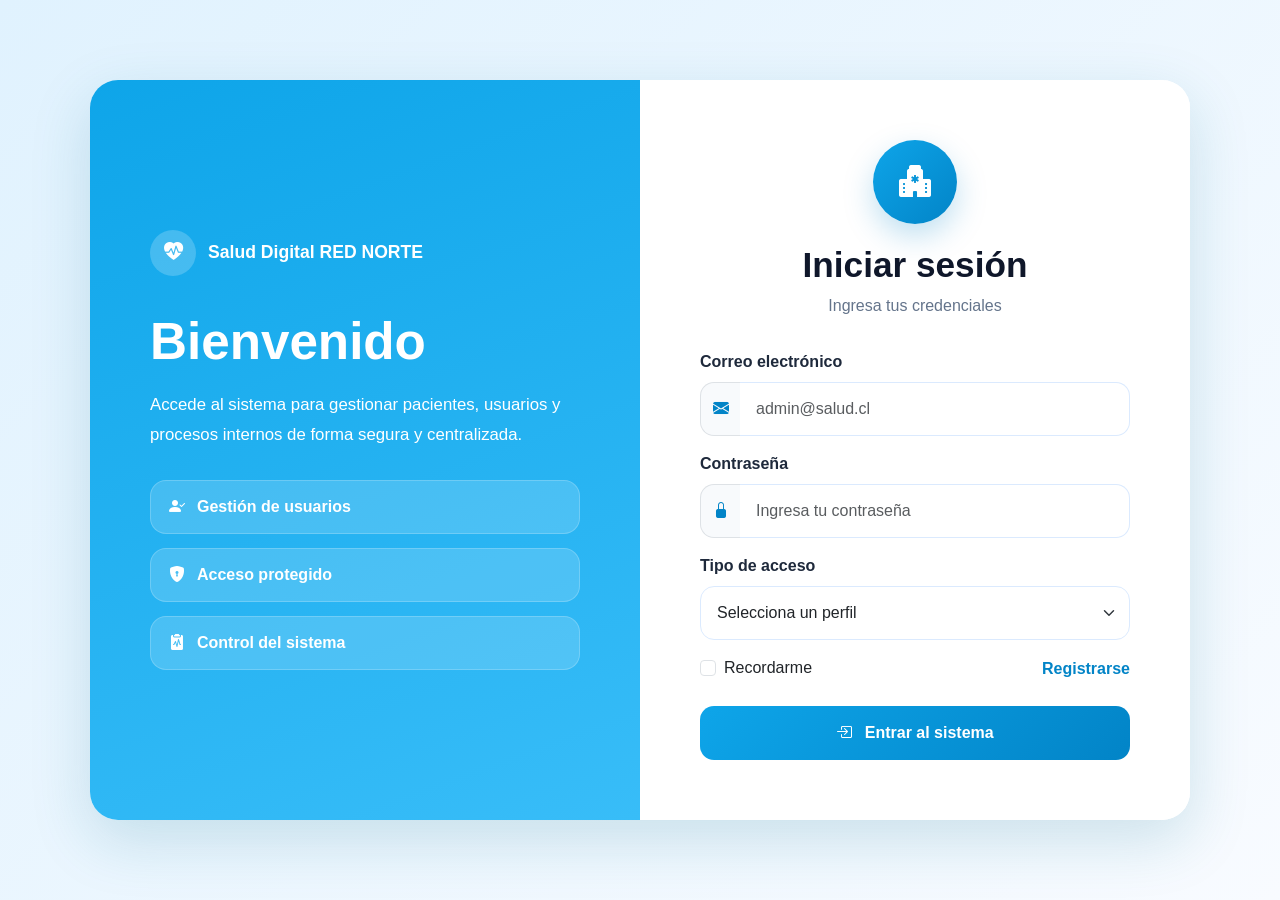
<file: index.html>
<!DOCTYPE html>
<html lang="es">
<head>
  <meta charset="UTF-8" />
  <meta name="viewport" content="width=device-width, initial-scale=1.0" />
  <title>Login | Salud Digital</title>

  <link
    href="https://cdn.jsdelivr.net/npm/bootstrap@5.3.3/dist/css/bootstrap.min.css"
    rel="stylesheet"
  />
  <link
    rel="stylesheet"
    href="https://cdn.jsdelivr.net/npm/bootstrap-icons@1.11.3/font/bootstrap-icons.min.css"
  />
  <link rel="stylesheet" href="styles.css" />
</head>
<body>
  <div class="background">
    <div class="blob blob1"></div>
    <div class="blob blob2"></div>
    <div class="blob blob3"></div>
  </div>

  <main class="login-container">
    <div class="login-card">
      <div class="login-left">
        <div class="brand">
          <div class="brand-icon">
            <i class="bi bi-heart-pulse-fill"></i>
          </div>
          <span>Salud Digital RED NORTE</span>
        </div>

        <h1>Bienvenido</h1>
        <p>
          Accede al sistema para gestionar pacientes, usuarios y procesos internos
          de forma segura y centralizada.
        </p>

        <div class="features">
          <div class="feature">
            <i class="bi bi-person-check-fill"></i>
            <span>Gestión de usuarios</span>
          </div>
          <div class="feature">
            <i class="bi bi-shield-lock-fill"></i>
            <span>Acceso protegido</span>
          </div>
          <div class="feature">
            <i class="bi bi-clipboard2-pulse-fill"></i>
            <span>Control del sistema</span>
          </div>
        </div>
      </div>

      <div class="login-right">
        <div class="login-logo">
          <i class="bi bi-hospital-fill"></i>
        </div>

        <h2>Iniciar sesión</h2>
        <p class="subtitle">Ingresa tus credenciales</p>

        <form id="loginForm">
          <div class="mb-3">
            <label for="email" class="form-label">Correo electrónico</label>
            <div class="input-group custom-input">
              <span class="input-group-text"><i class="bi bi-envelope-fill"></i></span>
              <input
                type="email"
                id="email"
                class="form-control"
                placeholder="admin@salud.cl"
                required
              />
            </div>
          </div>

          <div class="mb-3">
            <label for="password" class="form-label">Contraseña</label>
            <div class="input-group custom-input">
              <span class="input-group-text"><i class="bi bi-lock-fill"></i></span>
              <input
                type="password"
                id="password"
                class="form-control"
                placeholder="Ingresa tu contraseña"
                required
              />
            </div>
          </div>

          <div class="mb-3">
            <label for="rol" class="form-label">Tipo de acceso</label>
            <select class="form-select custom-select" id="rol" required>
              <option value="" selected disabled>Selecciona un perfil</option>
              <option value="ADMIN">Administrador</option>
              <option value="PACIENTE">Paciente</option>
            </select>
          </div>

          <div class="options-row">
            <div class="form-check">
              <input class="form-check-input" type="checkbox" id="remember" />
              <label class="form-check-label" for="remember">Recordarme</label>
            </div>
            <a href="register.html" class="link-recover">Registrarse</a>
          </div>

          <button type="submit" class="btn btn-login">
            <i class="bi bi-box-arrow-in-right me-2"></i>
            Entrar al sistema
          </button>

          <div id="message" class="alert d-none mt-3"></div>
        </form>
      </div>
    </div>
  </main>

  <script src="js/data.js"></script>
  <script src="js/login.js"></script>
</body>
</html>
</file>
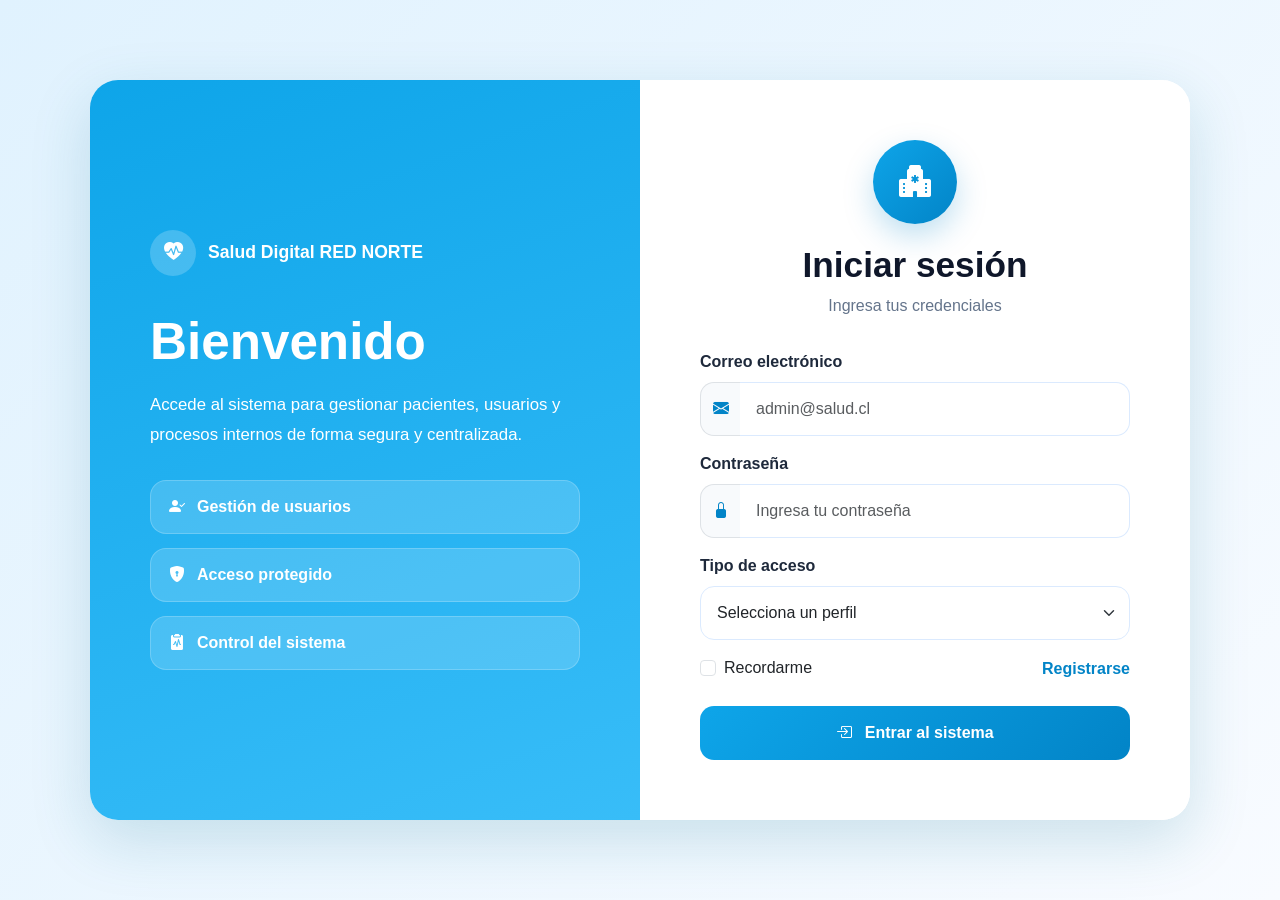
<file: admin-dashboard.html>
<!DOCTYPE html>
<html lang="es">
<head>
  <meta charset="UTF-8" />
  <meta name="viewport" content="width=device-width, initial-scale=1.0" />
  <title>Dashboard Administrador | Red Norte</title>

  <link
    href="https://cdn.jsdelivr.net/npm/bootstrap@5.3.3/dist/css/bootstrap.min.css"
    rel="stylesheet"
  />
  <link
    rel="stylesheet"
    href="https://cdn.jsdelivr.net/npm/bootstrap-icons@1.11.3/font/bootstrap-icons.min.css"
  />
  <link rel="stylesheet" href="styles.css" />
</head>
<body class="app-body">
  <div class="dashboard-layout">
    <aside class="sidebar">
      <div class="sidebar-brand">
        <div class="brand-icon">
          <i class="bi bi-heart-pulse-fill"></i>
        </div>
        <div>
          <strong>Red Norte</strong>
          <small>Administrador</small>
        </div>
      </div>

      <nav class="sidebar-nav">
        <a href="admin-dashboard.html" class="active"><i class="bi bi-grid-fill"></i> Inicio</a>
        <a href="patients-admin.html"><i class="bi bi-people-fill"></i> Gestionar pacientes</a>
        <a href="booking.html"><i class="bi bi-calendar2-check-fill"></i> Reservas</a>
        <a href="index.html" id="logoutBtn"><i class="bi bi-box-arrow-right"></i> Cerrar sesión</a>
      </nav>
    </aside>

    <main class="dashboard-content">
      <header class="content-header">
        <div>
          <h1>Panel de administración</h1>
          <p>Control general del sistema de pacientes y reservas.</p>
        </div>
        <div class="user-chip">
          <i class="bi bi-person-badge-fill"></i>
          <span id="adminName">Administrador</span>
        </div>
      </header>

      <section class="stats-grid">
        <article class="stat-card">
          <div class="stat-icon"><i class="bi bi-people-fill"></i></div>
          <div>
            <h3 id="totalPacientes">0</h3>
            <p>Pacientes registrados</p>
          </div>
        </article>

        <article class="stat-card">
          <div class="stat-icon"><i class="bi bi-calendar-check-fill"></i></div>
          <div>
            <h3 id="totalReservas">0</h3>
            <p>Reservas realizadas</p>
          </div>
        </article>

        <article class="stat-card">
          <div class="stat-icon"><i class="bi bi-hospital-fill"></i></div>
          <div>
            <h3>3</h3>
            <p>Centros disponibles</p>
          </div>
        </article>
      </section>

      <section class="page-card">
        <div class="page-header">
          <h2>Accesos rápidos</h2>
          <p>Administra la información principal desde aquí.</p>
        </div>

        <div class="quick-grid">
          <a class="quick-card" href="patients-admin.html">
            <i class="bi bi-person-lines-fill"></i>
            <h3>CRUD de pacientes</h3>
            <p>Crear, editar, actualizar y eliminar registros.</p>
          </a>

          <a class="quick-card" href="booking.html">
            <i class="bi bi-calendar2-week-fill"></i>
            <h3>Ver reservas</h3>
            <p>Consulta las horas médicas creadas por pacientes.</p>
          </a>
        </div>
      </section>
    </main>
  </div>

  <script src="js/data.js"></script>
  <script src="js/admin.js"></script>
</body>
</html>
</file>
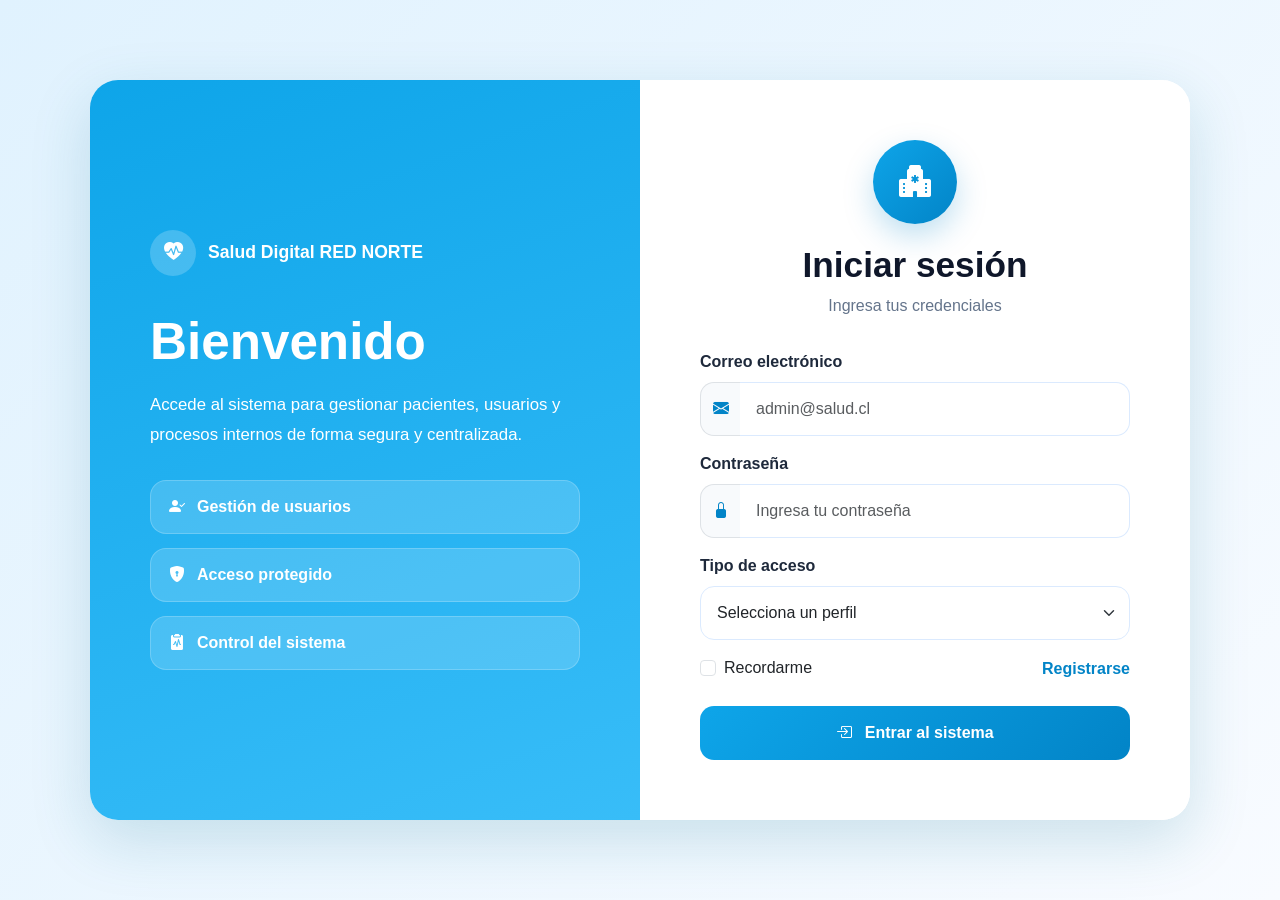
<file: booking.html>
<!DOCTYPE html>
<html lang="es">
<head>
  <meta charset="UTF-8" />
  <meta name="viewport" content="width=device-width, initial-scale=1.0" />
  <title>Reservar Hora | Red Norte</title>

  <link
    href="https://cdn.jsdelivr.net/npm/bootstrap@5.3.3/dist/css/bootstrap.min.css"
    rel="stylesheet"
  />
  <link
    rel="stylesheet"
    href="https://cdn.jsdelivr.net/npm/bootstrap-icons@1.11.3/font/bootstrap-icons.min.css"
  />
  <link rel="stylesheet" href="styles.css" />
</head>
<body class="app-body">
  <nav class="topbar">
    <div class="container-app topbar-content">
      <div class="brand small-brand">
        <div class="brand-icon">
          <i class="bi bi-heart-pulse-fill"></i>
        </div>
        <span>Red Norte</span>
      </div>
      <div class="topbar-actions">
        <a href="patient-dashboard.html" class="btn btn-light btn-sm">Volver</a>
      </div>
    </div>
  </nav>

  <main class="page-section">
    <div class="container-app">
      <div class="page-card page-card-narrow">
        <div class="page-header">
          <h1>Reserva de hora médica</h1>
          <p>Selecciona tu fecha, centro de atención y especialidad.</p>
        </div>

        <form id="bookingForm" class="row g-3">
          <div class="col-md-6">
            <label class="form-label">Fecha de atención</label>
            <input type="date" id="fechaAtencion" class="form-control" required />
          </div>

          <div class="col-md-6">
            <label class="form-label">Centro de atención</label>
            <select id="centroAtencion" class="form-select" required>
              <option value="" selected disabled>Selecciona un centro</option>
              <option>Hospital Central</option>
              <option>Centro Norte</option>
              <option>Clínica Comunitaria</option>
            </select>
          </div>

          <div class="col-md-6">
            <label class="form-label">Especialidad</label>
            <select id="especialidad" class="form-select" required>
              <option value="" selected disabled>Selecciona una especialidad</option>
              <option>Medicina General</option>
              <option>Traumatología</option>
              <option>Pediatría</option>
              <option>Dermatología</option>
            </select>
          </div>

          <div class="col-md-6">
            <label class="form-label">Estado</label>
            <input type="text" class="form-control" value="Reservada" disabled />
          </div>

          <div class="col-12">
            <button type="submit" class="btn btn-primary app-btn">
              <i class="bi bi-calendar-plus-fill me-2"></i>
              Confirmar reserva
            </button>
          </div>

          <div class="col-12">
            <div id="bookingMessage" class="alert d-none mt-2"></div>
          </div>
        </form>
      </div>
    </div>
  </main>

  <script src="js/data.js"></script>
  <script src="js/patient.js"></script>
</body>
</html>
</file>
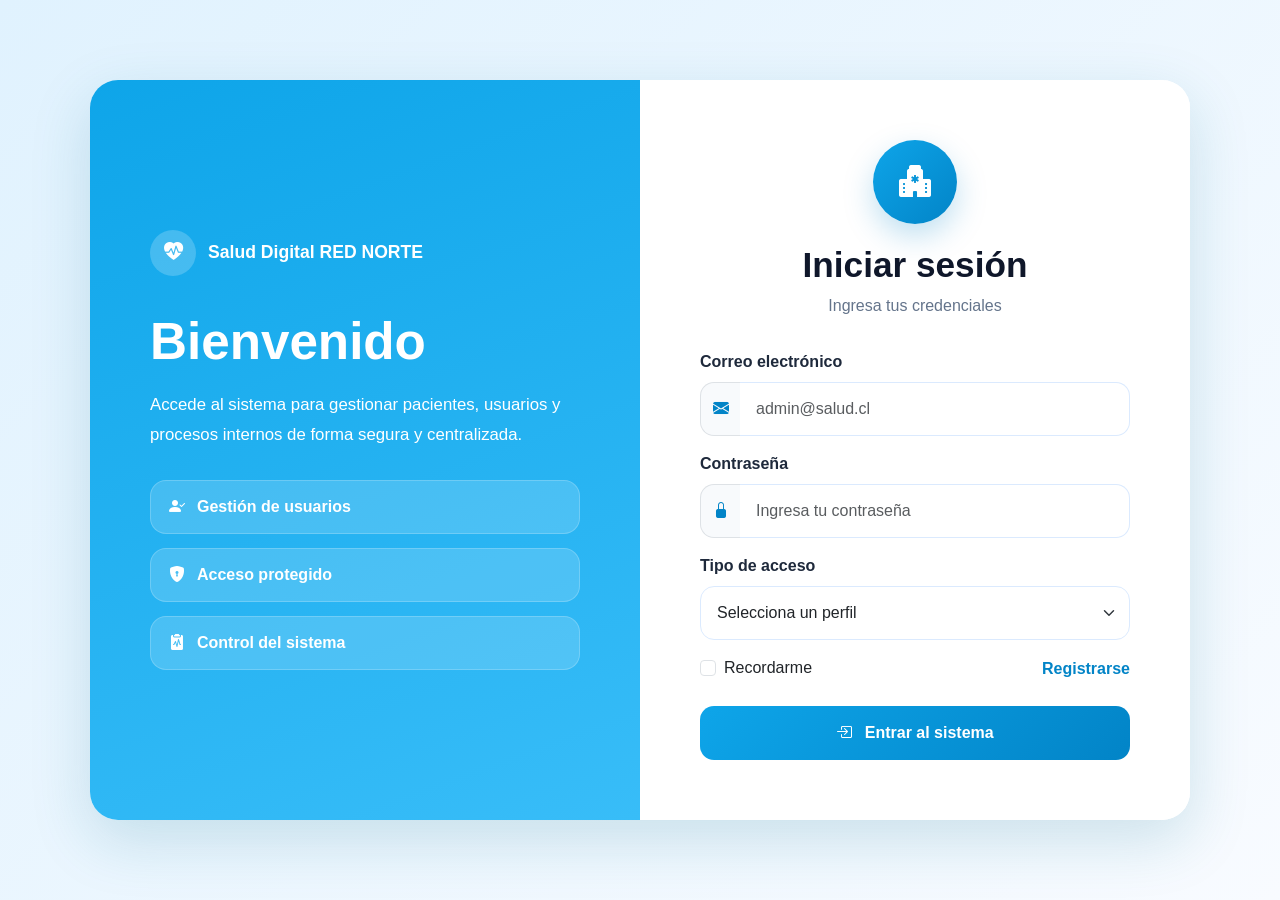
<file: patient-dashboard.html>
<!DOCTYPE html>
<html lang="es">
<head>
  <meta charset="UTF-8" />
  <meta name="viewport" content="width=device-width, initial-scale=1.0" />
  <title>Portal del Paciente | Red Norte</title>

  <link
    href="https://cdn.jsdelivr.net/npm/bootstrap@5.3.3/dist/css/bootstrap.min.css"
    rel="stylesheet"
  />
  <link
    rel="stylesheet"
    href="https://cdn.jsdelivr.net/npm/bootstrap-icons@1.11.3/font/bootstrap-icons.min.css"
  />
  <link rel="stylesheet" href="styles.css" />
</head>
<body class="app-body">
  <nav class="topbar">
    <div class="container-app topbar-content">
      <div class="brand small-brand">
        <div class="brand-icon">
          <i class="bi bi-heart-pulse-fill"></i>
        </div>
        <span>Portal Paciente</span>
      </div>
      <div class="topbar-actions">
        <a href="booking.html" class="btn btn-light btn-sm">Reservar hora</a>
        <a href="index.html" class="btn btn-outline-light btn-sm">Cerrar sesión</a>
      </div>
    </div>
  </nav>

  <main class="page-section">
    <div class="container-app">
      <section class="page-card mb-4">
        <div class="page-header">
          <h1>Bienvenido, paciente</h1>
          <p>Consulta tus datos y tus reservas médicas.</p>
        </div>

        <div class="profile-grid">
          <div class="profile-item">
            <span>Nombre</span>
            <strong id="profileNombre">-</strong>
          </div>
          <div class="profile-item">
            <span>Apellido</span>
            <strong id="profileApellido">-</strong>
          </div>
          <div class="profile-item">
            <span>RUT</span>
            <strong id="profileRut">-</strong>
          </div>
          <div class="profile-item">
            <span>Diagnóstico</span>
            <strong id="profileDiagnostico">-</strong>
          </div>
        </div>
      </section>

      <section class="page-card">
        <div class="page-header">
          <h2>Mis reservas</h2>
          <p>Estas son tus horas médicas agendadas.</p>
        </div>

        <div class="table-responsive">
          <table class="table align-middle custom-table">
            <thead>
              <tr>
                <th>Fecha</th>
                <th>Centro</th>
                <th>Especialidad</th>
                <th>Estado</th>
              </tr>
            </thead>
            <tbody id="patientBookingsBody"></tbody>
          </table>
        </div>
      </section>
    </div>
  </main>

  <script src="js/data.js"></script>
  <script src="js/patient.js"></script>
</body>
</html>
</file>
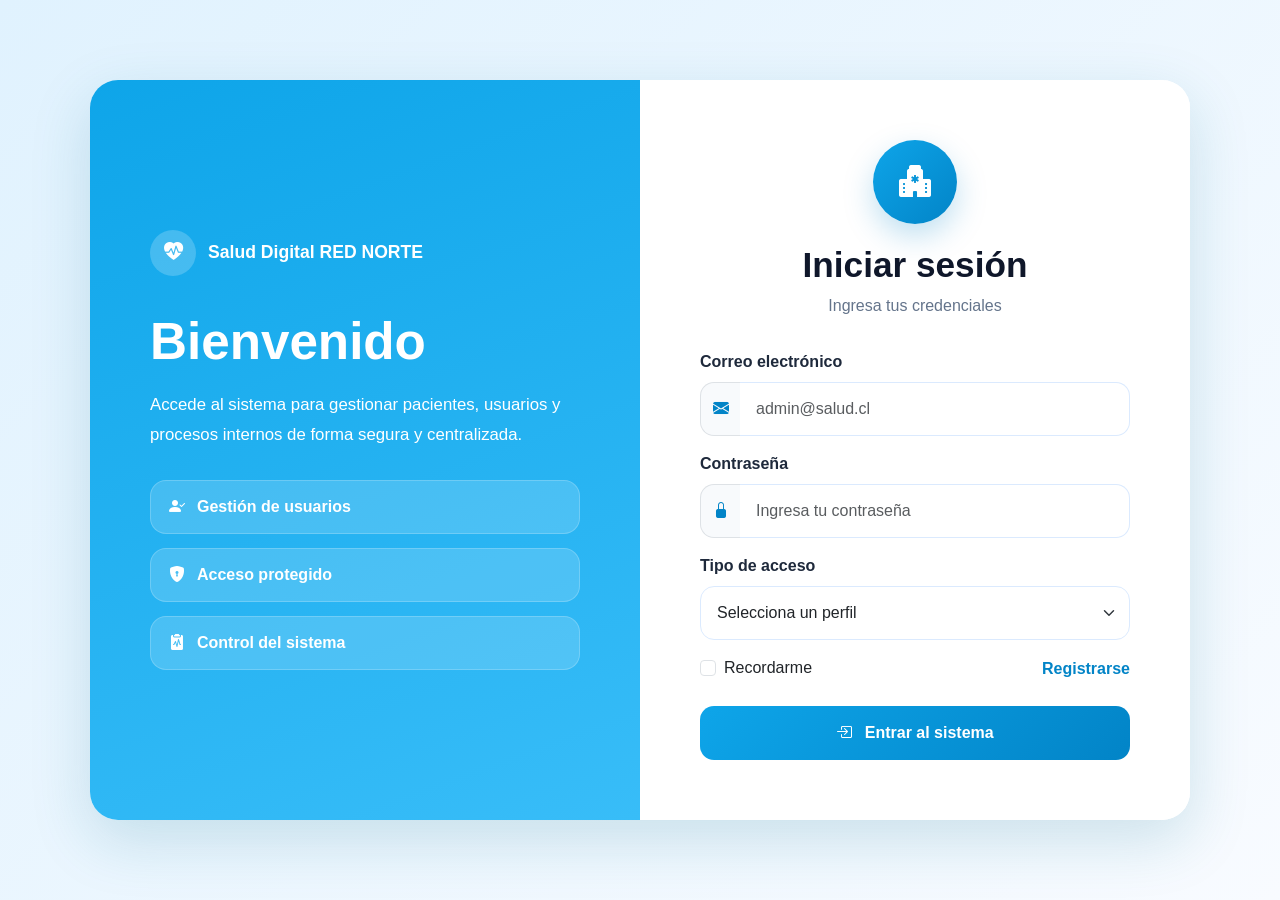
<file: patients-admin.html>
<!DOCTYPE html>
<html lang="es">
<head>
  <meta charset="UTF-8" />
  <meta name="viewport" content="width=device-width, initial-scale=1.0" />
  <title>Gestión de Pacientes | Red Norte</title>

  <link
    href="https://cdn.jsdelivr.net/npm/bootstrap@5.3.3/dist/css/bootstrap.min.css"
    rel="stylesheet"
  />
  <link
    rel="stylesheet"
    href="https://cdn.jsdelivr.net/npm/bootstrap-icons@1.11.3/font/bootstrap-icons.min.css"
  />
  <link rel="stylesheet" href="styles.css" />
</head>
<body class="app-body">
  <div class="dashboard-layout">
    <aside class="sidebar">
      <div class="sidebar-brand">
        <div class="brand-icon">
          <i class="bi bi-heart-pulse-fill"></i>
        </div>
        <div>
          <strong>Red Norte</strong>
          <small>Administrador</small>
        </div>
      </div>

      <nav class="sidebar-nav">
        <a href="admin-dashboard.html"><i class="bi bi-grid-fill"></i> Inicio</a>
        <a href="patients-admin.html" class="active"><i class="bi bi-people-fill"></i> Gestionar pacientes</a>
        <a href="booking.html"><i class="bi bi-calendar2-check-fill"></i> Reservas</a>
        <a href="index.html"><i class="bi bi-box-arrow-right"></i> Cerrar sesión</a>
      </nav>
    </aside>

    <main class="dashboard-content">
      <header class="content-header">
        <div>
          <h1>CRUD de pacientes</h1>
          <p>Administra la información del microservicio de pacientes.</p>
        </div>
      </header>

      <section class="page-card mb-4">
        <div class="page-header">
          <h2>Formulario de paciente</h2>
          <p>Crea o actualiza registros de pacientes.</p>
        </div>

        <form id="patientForm" class="row g-3">
          <input type="hidden" id="patientId" />

          <div class="col-md-6">
            <label class="form-label">Nombre</label>
            <input type="text" id="patientNombre" class="form-control" required />
          </div>

          <div class="col-md-6">
            <label class="form-label">Apellido</label>
            <input type="text" id="patientApellido" class="form-control" required />
          </div>

          <div class="col-md-6">
            <label class="form-label">RUT</label>
            <input type="text" id="patientRut" class="form-control" required />
          </div>

          <div class="col-md-6">
            <label class="form-label">Correo</label>
            <input type="email" id="patientEmail" class="form-control" required />
          </div>

          <div class="col-md-6">
            <label class="form-label">Diagnóstico</label>
            <input type="text" id="patientDiagnostico" class="form-control" required />
          </div>

          <div class="col-md-6 d-flex align-items-end gap-2">
            <button type="submit" class="btn btn-primary app-btn">
              <i class="bi bi-floppy-fill me-2"></i>
              Guardar
            </button>

            <button type="button" id="clearFormBtn" class="btn btn-outline-secondary app-btn-outline">
              Limpiar
            </button>
          </div>

          <div class="col-12">
            <div id="patientMessage" class="alert d-none mt-2"></div>
          </div>
        </form>
      </section>

      <section class="page-card">
        <div class="page-header">
          <h2>Listado de pacientes</h2>
          <p>Visualiza y administra todos los pacientes registrados.</p>
        </div>

        <div class="table-responsive">
          <table class="table align-middle custom-table">
            <thead>
              <tr>
                <th>ID</th>
                <th>RUT</th>
                <th>Nombre</th>
                <th>Apellido</th>
                <th>Correo</th>
                <th>Diagnóstico</th>
                <th>Acciones</th>
              </tr>
            </thead>
            <tbody id="patientsTableBody"></tbody>
          </table>
        </div>
      </section>
    </main>
  </div>

  <script src="js/data.js"></script>
  <script src="js/admin.js"></script>
</body>
</html>
</file>
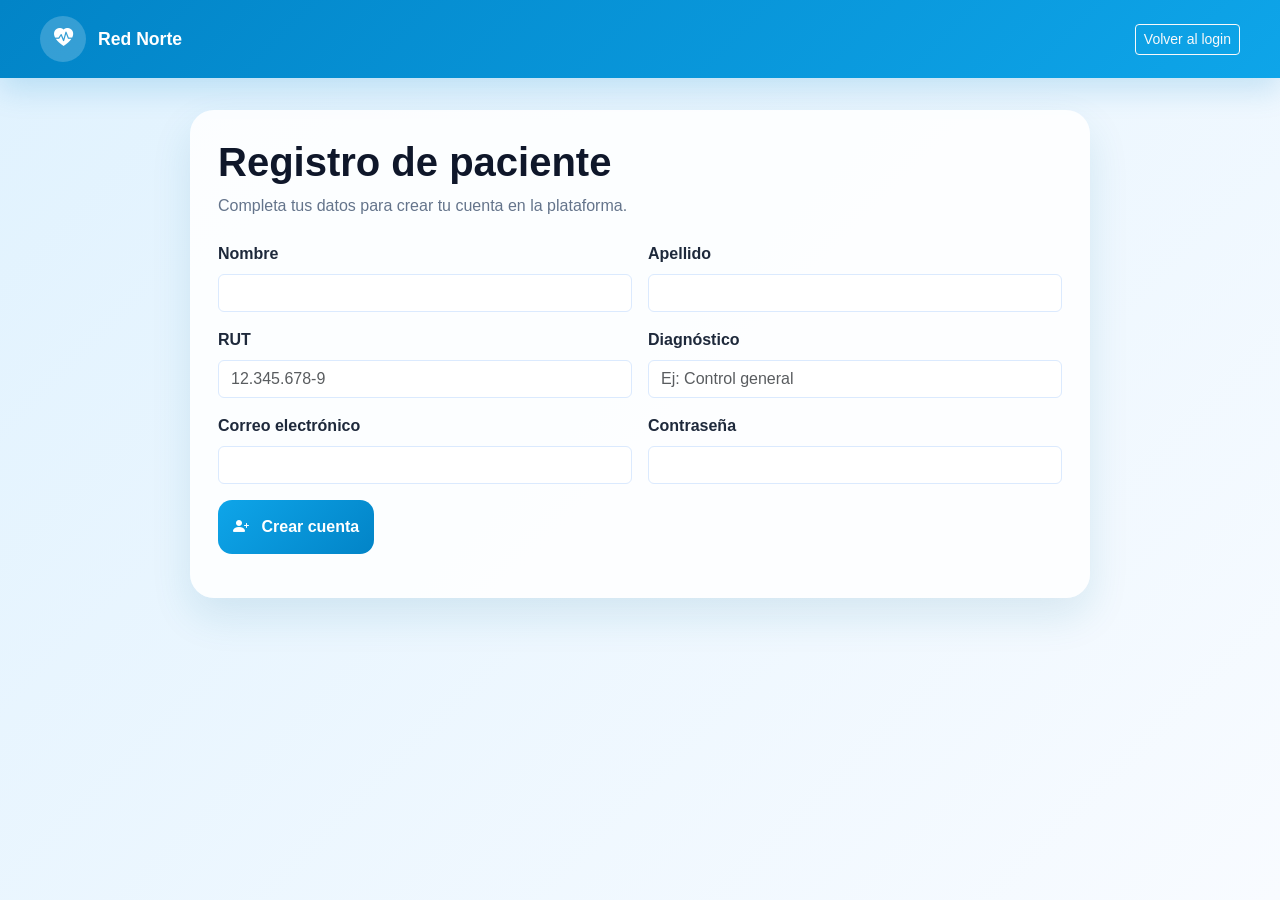
<file: register.html>
<!DOCTYPE html>
<html lang="es">
<head>
  <meta charset="UTF-8" />
  <meta name="viewport" content="width=device-width, initial-scale=1.0" />
  <title>Registro de Paciente | Red Norte</title>

  <link
    href="https://cdn.jsdelivr.net/npm/bootstrap@5.3.3/dist/css/bootstrap.min.css"
    rel="stylesheet"
  />
  <link
    rel="stylesheet"
    href="https://cdn.jsdelivr.net/npm/bootstrap-icons@1.11.3/font/bootstrap-icons.min.css"
  />
  <link rel="stylesheet" href="styles.css" />
</head>
<body class="app-body">
  <nav class="topbar">
    <div class="container-app topbar-content">
      <div class="brand small-brand">
        <div class="brand-icon">
          <i class="bi bi-heart-pulse-fill"></i>
        </div>
        <span>Red Norte</span>
      </div>
      <a href="index.html" class="btn btn-outline-light btn-sm">Volver al login</a>
    </div>
  </nav>

  <main class="page-section">
    <div class="container-app">
      <div class="page-card page-card-narrow">
        <div class="page-header">
          <h1>Registro de paciente</h1>
          <p>Completa tus datos para crear tu cuenta en la plataforma.</p>
        </div>

        <form id="registerForm" class="row g-3">
          <div class="col-md-6">
            <label class="form-label">Nombre</label>
            <input type="text" id="nombre" class="form-control" required />
          </div>

          <div class="col-md-6">
            <label class="form-label">Apellido</label>
            <input type="text" id="apellido" class="form-control" required />
          </div>

          <div class="col-md-6">
            <label class="form-label">RUT</label>
            <input type="text" id="rut" class="form-control" placeholder="12.345.678-9" required />
          </div>

          <div class="col-md-6">
            <label class="form-label">Diagnóstico</label>
            <input type="text" id="diagnostico" class="form-control" placeholder="Ej: Control general" required />
          </div>

          <div class="col-md-6">
            <label class="form-label">Correo electrónico</label>
            <input type="email" id="email" class="form-control" required />
          </div>

          <div class="col-md-6">
            <label class="form-label">Contraseña</label>
            <input type="password" id="password" class="form-control" required />
          </div>

          <div class="col-12">
            <button type="submit" class="btn btn-primary app-btn">
              <i class="bi bi-person-plus-fill me-2"></i>
              Crear cuenta
            </button>
          </div>

          <div class="col-12">
            <div id="registerMessage" class="alert d-none mt-2"></div>
          </div>
        </form>
      </div>
    </div>
  </main>

  <script src="js/data.js"></script>
  <script src="js/register.js"></script>
</body>
</html>
</file>
<file: styles.css>
* {
  box-sizing: border-box;
}

body {
  margin: 0;
  font-family: "Segoe UI", sans-serif;
}

.background {
  position: fixed;
  inset: 0;
  z-index: 0;
  overflow: hidden;
}

.blob {
  position: absolute;
  border-radius: 50%;
  filter: blur(60px);
  opacity: 0.5;
  animation: float 8s ease-in-out infinite;
}

.blob1 {
  width: 260px;
  height: 260px;
  background: #38bdf8;
  top: 5%;
  left: 5%;
}

.blob2 {
  width: 340px;
  height: 340px;
  background: #7dd3fc;
  bottom: 5%;
  right: 8%;
  animation-delay: 1s;
}

.blob3 {
  width: 220px;
  height: 220px;
  background: #bae6fd;
  top: 50%;
  left: 45%;
  animation-delay: 2s;
}

.login-container {
  position: relative;
  z-index: 2;
  min-height: 100vh;
  display: flex;
  justify-content: center;
  align-items: center;
  padding: 30px;
  background: linear-gradient(135deg, #e0f2fe, #f8fbff);
  overflow: hidden;
}

.login-card {
  width: 100%;
  max-width: 1100px;
  min-height: 650px;
  display: grid;
  grid-template-columns: 1fr 1fr;
  background: rgba(255, 255, 255, 0.72);
  backdrop-filter: blur(16px);
  border-radius: 28px;
  overflow: hidden;
  box-shadow: 0 20px 60px rgba(14, 116, 144, 0.18);
}

.login-left {
  padding: 60px;
  background: linear-gradient(160deg, #0ea5e9, #38bdf8);
  color: white;
  display: flex;
  flex-direction: column;
  justify-content: center;
}

.brand {
  display: inline-flex;
  align-items: center;
  gap: 12px;
  font-size: 1.1rem;
  font-weight: 700;
  margin-bottom: 35px;
}

.small-brand {
  margin-bottom: 0;
}

.brand-icon {
  width: 46px;
  height: 46px;
  border-radius: 50%;
  background: rgba(255,255,255,0.2);
  display: flex;
  align-items: center;
  justify-content: center;
  font-size: 1.2rem;
}

.login-left h1 {
  font-size: 3.2rem;
  font-weight: 800;
  margin-bottom: 18px;
}

.login-left p {
  font-size: 1.05rem;
  line-height: 1.8;
  margin-bottom: 30px;
  max-width: 460px;
}

.features {
  display: flex;
  flex-direction: column;
  gap: 14px;
}

.feature {
  background: rgba(255,255,255,0.16);
  border: 1px solid rgba(255,255,255,0.2);
  border-radius: 16px;
  padding: 14px 18px;
  display: flex;
  align-items: center;
  gap: 12px;
  font-weight: 600;
}

.login-right {
  padding: 60px;
  background: rgba(255,255,255,0.95);
  display: flex;
  flex-direction: column;
  justify-content: center;
}

.login-logo {
  width: 84px;
  height: 84px;
  border-radius: 50%;
  background: linear-gradient(135deg, #0ea5e9, #0284c7);
  color: white;
  display: flex;
  align-items: center;
  justify-content: center;
  font-size: 2rem;
  margin: 0 auto 20px;
  box-shadow: 0 12px 30px rgba(2, 132, 199, 0.25);
}

.login-right h2 {
  text-align: center;
  font-size: 2.2rem;
  font-weight: 800;
  margin-bottom: 8px;
  color: #0f172a;
}

.subtitle {
  text-align: center;
  color: #64748b;
  margin-bottom: 32px;
}

.form-label {
  font-weight: 700;
  color: #1e293b;
}

.custom-input .input-group-text {
  background: #f8fafc;
  border-right: 0;
  border-radius: 14px 0 0 14px;
  color: #0284c7;
}

.custom-input .form-control {
  border-left: 0;
  border-radius: 0 14px 14px 0;
  padding: 14px 16px;
}

.form-control,
.form-select {
  border: 1px solid #dbeafe;
  box-shadow: none !important;
}

.form-control:focus,
.form-select:focus {
  border-color: #38bdf8;
  box-shadow: 0 0 0 0.2rem rgba(56, 189, 248, 0.15) !important;
}

.custom-select {
  border-radius: 14px;
  padding: 14px 16px;
}

.options-row {
  display: flex;
  justify-content: space-between;
  align-items: center;
  margin: 10px 0 24px;
  flex-wrap: wrap;
  gap: 12px;
}

.link-recover {
  text-decoration: none;
  color: #0284c7;
  font-weight: 700;
}

.link-recover:hover {
  text-decoration: underline;
}

.btn-login,
.app-btn {
  border: none;
  border-radius: 14px;
  padding: 15px;
  background: linear-gradient(135deg, #0ea5e9, #0284c7);
  color: white;
  font-weight: 700;
  font-size: 1rem;
  transition: 0.25s ease;
}

.btn-login {
  width: 100%;
}

.btn-login:hover,
.app-btn:hover {
  color: white;
  transform: translateY(-2px);
  box-shadow: 0 14px 30px rgba(2, 132, 199, 0.25);
}

.app-btn-outline {
  border-radius: 14px;
  padding: 15px;
}

.alert {
  border-radius: 14px;
}

/* Layout general */
.app-body {
  min-height: 100vh;
  background: linear-gradient(135deg, #e0f2fe, #f8fbff);
  color: #0f172a;
}

.container-app {
  width: min(1200px, calc(100% - 32px));
  margin: 0 auto;
}

.topbar {
  background: linear-gradient(135deg, #0284c7, #0ea5e9);
  padding: 16px 0;
  box-shadow: 0 12px 30px rgba(2, 132, 199, 0.18);
}

.topbar-content {
  display: flex;
  align-items: center;
  justify-content: space-between;
  gap: 16px;
  color: white;
}

.topbar-actions {
  display: flex;
  gap: 10px;
}

.page-section {
  padding: 32px 0;
}

.page-card {
  background: rgba(255, 255, 255, 0.88);
  border-radius: 24px;
  padding: 28px;
  box-shadow: 0 18px 40px rgba(14, 116, 144, 0.12);
}

.page-card-narrow {
  max-width: 900px;
  margin: 0 auto;
}

.page-header {
  margin-bottom: 24px;
}

.page-header h1,
.page-header h2 {
  margin: 0 0 8px;
  font-weight: 800;
}

.page-header p {
  margin: 0;
  color: #64748b;
}

/* Dashboard */
.dashboard-layout {
  display: grid;
  grid-template-columns: 280px 1fr;
  min-height: 100vh;
}

.sidebar {
  background: linear-gradient(180deg, #0284c7, #0f172a);
  color: white;
  padding: 24px 18px;
}

.sidebar-brand {
  display: flex;
  align-items: center;
  gap: 12px;
  margin-bottom: 30px;
}

.sidebar-brand small {
  display: block;
  color: #cbd5e1;
}

.sidebar-nav {
  display: flex;
  flex-direction: column;
  gap: 10px;
}

.sidebar-nav a {
  color: #e2e8f0;
  text-decoration: none;
  padding: 14px 16px;
  border-radius: 14px;
  display: flex;
  align-items: center;
  gap: 10px;
  transition: 0.25s ease;
}

.sidebar-nav a:hover,
.sidebar-nav a.active {
  background: rgba(255, 255, 255, 0.12);
  color: white;
}

.dashboard-content {
  padding: 28px;
  background: linear-gradient(135deg, #e0f2fe, #f8fbff);
}

.content-header {
  display: flex;
  align-items: center;
  justify-content: space-between;
  margin-bottom: 24px;
  gap: 20px;
}

.content-header h1 {
  margin: 0 0 6px;
  font-size: 2rem;
  font-weight: 800;
}

.content-header p {
  margin: 0;
  color: #64748b;
}

.user-chip {
  background: white;
  padding: 12px 16px;
  border-radius: 999px;
  display: inline-flex;
  align-items: center;
  gap: 10px;
  box-shadow: 0 10px 24px rgba(14, 116, 144, 0.1);
  font-weight: 600;
}

.stats-grid {
  display: grid;
  grid-template-columns: repeat(3, 1fr);
  gap: 18px;
  margin-bottom: 24px;
}

.stat-card {
  background: white;
  border-radius: 20px;
  padding: 22px;
  display: flex;
  align-items: center;
  gap: 16px;
  box-shadow: 0 14px 28px rgba(14, 116, 144, 0.1);
}

.stat-card h3 {
  margin: 0;
  font-size: 2rem;
  font-weight: 800;
}

.stat-card p {
  margin: 4px 0 0;
  color: #64748b;
}

.stat-icon {
  width: 58px;
  height: 58px;
  border-radius: 16px;
  display: flex;
  align-items: center;
  justify-content: center;
  background: linear-gradient(135deg, #0ea5e9, #0284c7);
  color: white;
  font-size: 1.4rem;
}

.quick-grid {
  display: grid;
  grid-template-columns: repeat(2, 1fr);
  gap: 18px;
}

.quick-card {
  text-decoration: none;
  background: linear-gradient(135deg, #f8fdff, #e0f2fe);
  border: 1px solid #dbeafe;
  border-radius: 20px;
  padding: 22px;
  color: #0f172a;
  transition: 0.25s ease;
}

.quick-card:hover {
  transform: translateY(-4px);
  box-shadow: 0 18px 32px rgba(14, 116, 144, 0.12);
}

.quick-card i {
  font-size: 1.6rem;
  color: #0284c7;
}

.quick-card h3 {
  margin: 16px 0 8px;
  font-size: 1.2rem;
  font-weight: 800;
}

.quick-card p {
  margin: 0;
  color: #64748b;
}

/* Tabla */
.custom-table thead th {
  background: #e0f2fe;
  color: #0f172a;
  font-weight: 700;
  border-bottom: none;
}

.custom-table tbody tr {
  background: white;
}

.custom-table td,
.custom-table th {
  vertical-align: middle;
}

/* Perfil */
.profile-grid {
  display: grid;
  grid-template-columns: repeat(4, 1fr);
  gap: 18px;
}

.profile-item {
  background: linear-gradient(135deg, #f8fdff, #e0f2fe);
  border: 1px solid #dbeafe;
  border-radius: 18px;
  padding: 18px;
}

.profile-item span {
  display: block;
  color: #64748b;
  margin-bottom: 8px;
}

.profile-item strong {
  font-size: 1.05rem;
}

/* Responsive */
@keyframes float {
  0%, 100% {
    transform: translateY(0px);
  }
  50% {
    transform: translateY(-18px);
  }
}

@media (max-width: 992px) {
  .login-card {
    grid-template-columns: 1fr;
    min-height: auto;
  }

  .login-left,
  .login-right {
    padding: 35px 25px;
  }

  .login-left h1 {
    font-size: 2.4rem;
  }

  .dashboard-layout {
    grid-template-columns: 1fr;
  }

  .sidebar {
    padding: 18px;
  }

  .stats-grid,
  .quick-grid,
  .profile-grid {
    grid-template-columns: 1fr;
  }

  .content-header {
    flex-direction: column;
    align-items: flex-start;
  }
}

@media (max-width: 576px) {
  .login-container {
    padding: 16px;
  }

  .login-left h1 {
    font-size: 2rem;
  }

  .login-right h2 {
    font-size: 1.8rem;
  }

  .page-card,
  .dashboard-content {
    padding: 18px;
  }

  .topbar-content {
    flex-direction: column;
    align-items: flex-start;
  }
}
</file>
